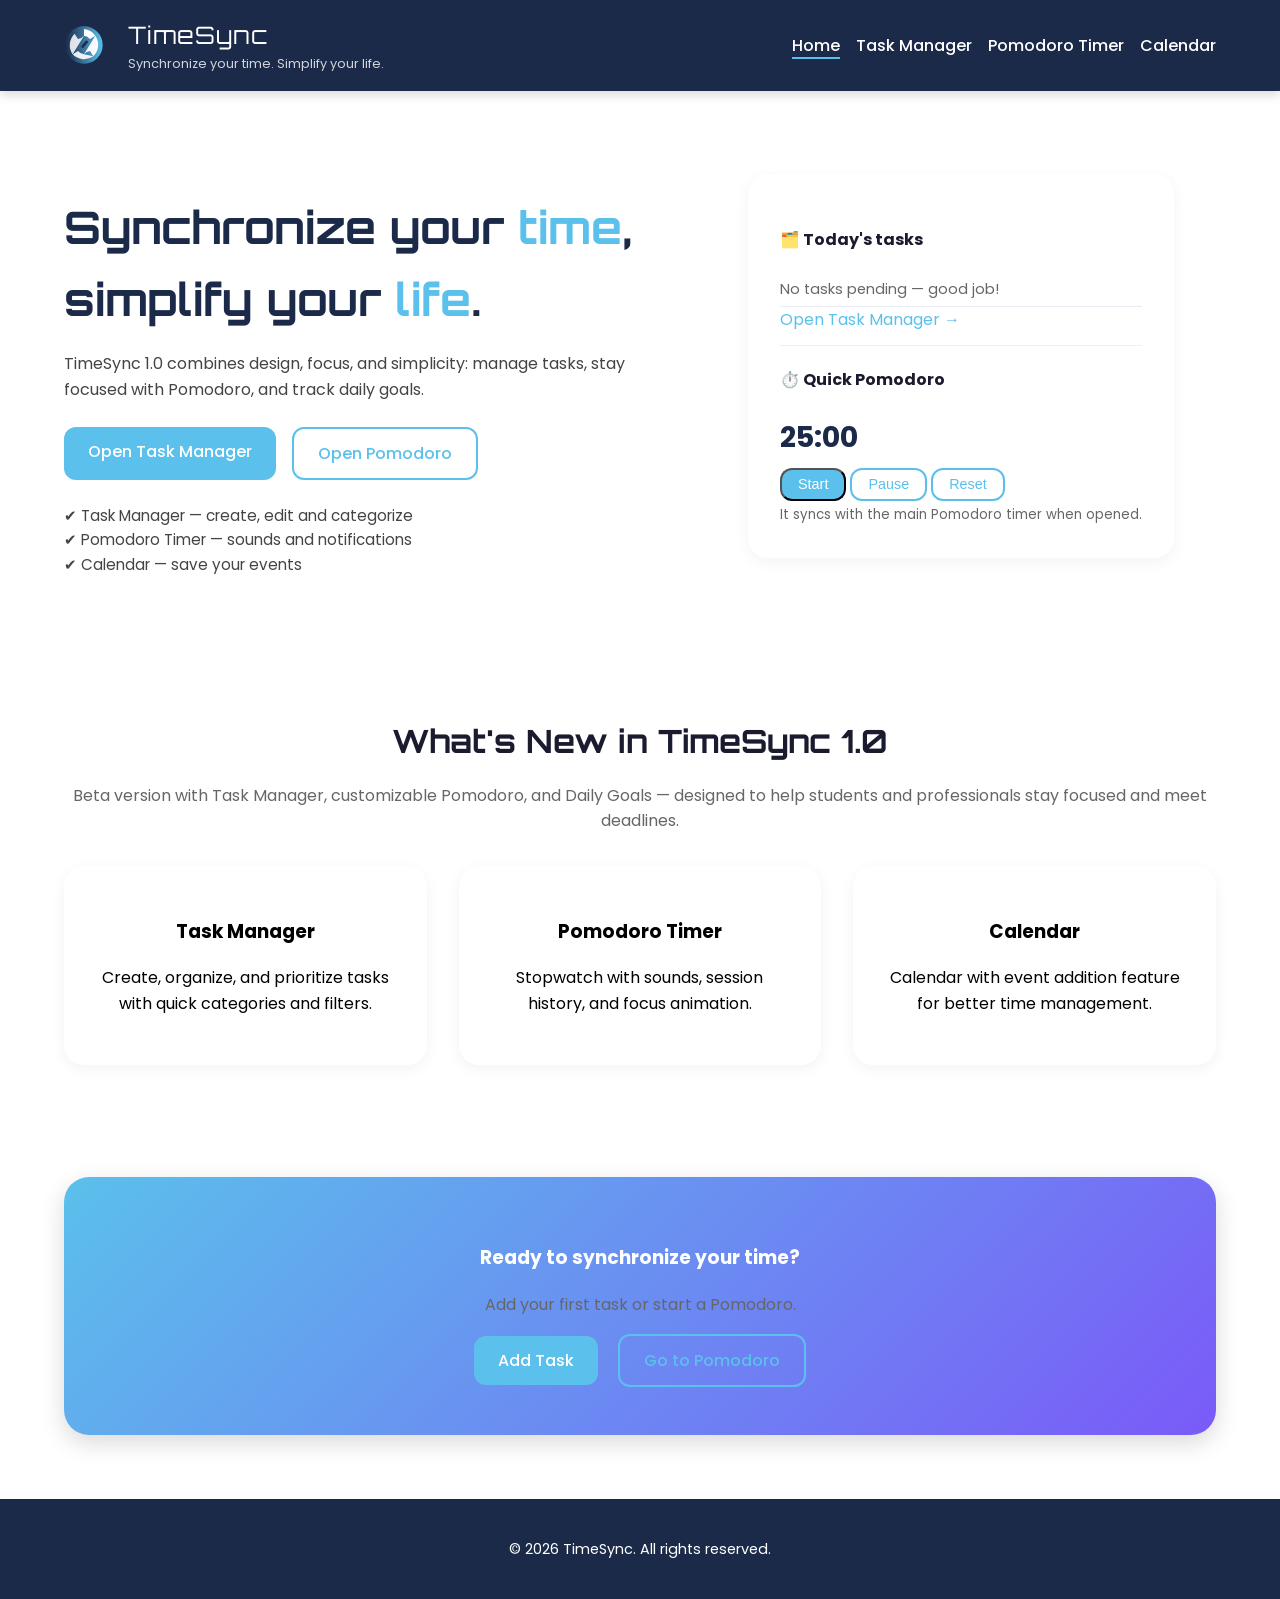
<file: index.html>
<!doctype html>
<html lang="pt-BR">
<head>
  <meta charset="utf-8" />
  <meta name="viewport" content="width=device-width,initial-scale=1" />
  <title>TimeSync 1.0 — Synchronize your time. Simplify your life.</title>
  <meta name="description" content="TimeSync 1.0 — Task Manager, Pomodoro Timer e Daily Goals. Ferramenta de produtividade." />
  <link href="https://fonts.googleapis.com/css2?family=Orbitron:wght@600;700&family=Poppins:wght@300;400;500&display=swap" rel="stylesheet">
  <link rel="stylesheet" href="css/style.css">
</head>
<body data-page="home">

  <header class="site-header" role="banner">
    <div class="container header-inner">
      <a class="brand" href="index.html" aria-label="TimeSync — Home">
        <!-- logo inline -->
        <img src="assets/logo.svg" alt="TimeSync Logo" width="40" />
          <defs>
            <linearGradient id="lg" x1="0" x2="1">
              <stop offset="0" stop-color="#1B2A49"/>
              <stop offset="1" stop-color="#5BC0EB"/>
            </linearGradient>
          </defs>
          <circle cx="60" cy="60" r="56" fill="url(#lg)"/>
          <g transform="translate(60,60)" fill="#fff" opacity="0.95">
            <path d="M2 -34 L14 -34 A30 30 0 0 1 26 -12 L6 -4 A14 14 0 0 0 2 -20 Z"/>
            <path d="M-36 8 A44 44 0 0 1 -2 50 L-8 22 A30 30 0 0 0 -36 8 Z" opacity="0.9"/>
          </g>
        </svg>

        <div class="brand-text">
          <div class="brand-name">TimeSync</div>
          <div class="brand-slogan">Synchronize your time. Simplify your life.</div>
        </div>
      </a>

      <nav class="main-nav" role="navigation" aria-label="Navegação principal">
        <ul id="nav-menu">
          <li><a href="index.html" class="nav-link active">Home</a></li>
          <li><a href="task-manager.html" class="nav-link">Task Manager</a></li>
          <li><a href="pomodoro.html" class="nav-link">Pomodoro Timer</a></li>
          <li><a href="calendar.html" class="nav-link">Calendar</a></li>
        </ul>
      </nav>

      <button class="nav-toggle" aria-expanded="false" aria-controls="nav-menu" aria-label="Abrir menu">☰</button>
    </div>
  </header>

  <main id="main" class="container">
    <section class="hero">
      <div class="hero-left">
        <h1 class="hero-title">Synchronize your <span class="accent">time</span>, simplify your <span class="accent">life</span>.</h1>
        <p class="hero-lead">TimeSync 1.0 combines design, focus, and simplicity: manage tasks, stay focused with Pomodoro, and track daily goals.</p>
        <div class="hero-actions">
          <a href="task-manager.html" class="btn btn-primary">Open Task Manager</a>
          <a href="pomodoro.html" class="btn btn-outline">Open Pomodoro</a>
        </div>

        <ul class="hero-features">
          <li>✔ Task Manager — create, edit and categorize</li>
          <li>✔ Pomodoro Timer — sounds and notifications</li>
          <li>✔ Calendar — save your events</li>
        </ul>
      </div>

      <div class="hero-right">
        <!-- Card que mostra tarefas de hoje + mini timer -->
        <div class="card home-card">
          <div class="card-section">
            <h4>🗂️ Today's tasks</h4>
            <ul id="home-tasks" class="mock-tasks">
              <!-- preenchido via JS -->
              <li class="muted">Loading tasks…</li>
            </ul>
            <a href="task-manager.html" class="link">Open Task Manager →</a>
          </div>

          <hr style="margin:12px 0;border:none;border-top:1px solid #efefef">

          <div class="card-section">
            <h4>⏱️ Quick Pomodoro</h4>
            <div id="mini-timer" class="mini-timer">
              <div id="mini-display" class="timer-display">25:00</div>
              <div class="timer-controls">
                <button id="mini-start" class="btn btn-small btn-primary">Start</button>
                <button id="mini-pause" class="btn btn-small btn-outline" disabled>Pause</button>
                <button id="mini-reset" class="btn btn-small btn-outline">Reset</button>
              </div>
            </div>
            <small class="muted">It syncs with the main Pomodoro timer when opened.</small>
          </div>
        </div>
      </div>
    </section>

    <section id="about" class="about">
      <h2>What's New in TimeSync 1.0</h2>
      <p class="muted">Beta version with Task Manager, customizable Pomodoro, and Daily Goals — designed to help students and professionals stay focused and meet deadlines.</p>

      <div class="features-overview">
        <a style="color: black;" href="task-manager.html">
        <div class="card">
          <h3>Task Manager</h3>
          <p>Create, organize, and prioritize tasks with quick categories and filters.</p>
        </div>
        </a>
        <a style="color: black;" href="pomodoro.html">
        <div class="card">
          <h3>Pomodoro Timer</h3>
          <p>Stopwatch with sounds, session history, and focus animation.</p>
        </div>
        </a>
        <a style="color: black;" href="calendar.html">
        <div class="card">
          <h3>Calendar</h3>
          <p>Calendar with event addition feature for better time management.</p>
        </div>
        </a>
      </div>
    </section>

    <section class="cta-section">
      <div class="cta-card">
        <h3>Ready to synchronize your time?</h3>
        <p class="muted">Add your first task or start a Pomodoro.</p>
        <div class="cta-row">
          <a href="task-manager.html" class="btn btn-primary">Add Task</a>
          <a href="pomodoro.html" class="btn btn-outline">Go to Pomodoro</a>
        </div>
      </div>
    </section>
  </main>

  <footer class="site-footer">
    <div class="container">
      <p>© <span id="year"></span> TimeSync. All rights reserved.</p>
    </div>
  </footer>

  <!-- Dependências JS compartilhadas -->
  <script src="js/main.js" defer></script>

  <!-- Script da Home: integra tarefas + mini Pomodoro -->
  <script>
    (function(){
      // ---------- Tarefas de Hoje (usa chave 'tasks' do Task Manager) ----------
      function loadTasksFromStorage() {
        try {
          return JSON.parse(localStorage.getItem('tasks')) || [];
        } catch(e) {
          return [];
        }
      }

      function renderHomeTasks() {
        const tasks = loadTasksFromStorage().filter(t => !t.done);
        const container = document.getElementById('home-tasks');
        container.innerHTML = '';
        if (!tasks.length) {
          container.innerHTML = '<li class="muted">No tasks pending — good job!</li>';
          return;
        }
        // mostrar até 3 tarefas
        tasks.slice(0,3).forEach((t, i) => {
          const li = document.createElement('li');
          li.innerHTML = '<span><span class=\"dot ' + (t.category==='Estudos' ? 'dot-sky' : (t.category==='Pessoal' ? 'dot-purple' : 'dot-blue')) + '\"></span>'
                       + (t.text.length>48 ? t.text.slice(0,48)+'…' : t.text) + '</span>'
                       + '<span class=\"muted\">' + (t.duration? (' • '+t.duration+'m') : '') + '</span>';
          container.appendChild(li);
        });
        if (tasks.length > 3) {
          const li = document.createElement('li');
          li.innerHTML = '<a href="task-manager.html" class="link">See all tasks (' + tasks.length + ') →</a>';
          container.appendChild(li);
        }
      }

      // Atualiza quando há mudanças no localStorage (outras abas)
      window.addEventListener('storage', function(e){
        if (e.key === 'tasks' || e.key === null) renderHomeTasks();
      });

      // Inicializar
      renderHomeTasks();

      // ---------- Mini Pomodoro (sincroniza estado em localStorage 'pomodoro_state') ----------
      const display = document.getElementById('mini-display');
      const startBtn = document.getElementById('mini-start');
      const pauseBtn = document.getElementById('mini-pause');
      const resetBtn = document.getElementById('mini-reset');

      // estado salvo: { timeLeft: Number(seconds), isRunning: Boolean, isFocus: Boolean }
      function loadPomodoroState(){
        try { return JSON.parse(localStorage.getItem('pomodoro_state')) || null; } catch(e){ return null; }
      }
      function savePomodoroState(state){ localStorage.setItem('pomodoro_state', JSON.stringify(state)); }

      let state = loadPomodoroState() || { timeLeft: 25*60, isRunning: false, isFocus: true, sessions: 0 };
      let interval = null;

      function formatSeconds(s){ const m = Math.floor(s/60).toString().padStart(2,'0'); const sec = (s%60).toString().padStart(2,'0'); return m + ':' + sec; }
      function updateDisplay(){ display.textContent = formatSeconds(state.timeLeft); }

      function startMini(){
        if (state.isRunning) return;
        state.isRunning = true;
        savePomodoroState(state);
        startBtn.disabled = true; pauseBtn.disabled = false;
        display.classList.add('pulsar');
        interval = setInterval(() => {
          state.timeLeft--;
          if (state.timeLeft <= 0) {
            // finalizar sessão
            clearInterval(interval);
            state.isRunning = false;
            if (state.isFocus) {
              state.sessions = (state.sessions || 0) + 1;
              state.isFocus = false;
              state.timeLeft = 5*60; // pausa curta
            } else {
              state.isFocus = true;
              state.timeLeft = 25*60;
            }
            // tocar som (se disponível)
            try {
              const sound = new Audio(state.isFocus ? 'assets/sounds/start.mp3' : 'assets/sounds/end.mp3');
              sound.play().catch(()=>{ /* autoplay bloqueio */});
            } catch(e){}
            savePomodoroState(state);
            display.classList.remove('pulsar');
            startBtn.disabled = false; pauseBtn.disabled = true;
            updateDisplay();
            return;
          }
          savePomodoroState(state);
          updateDisplay();
        }, 1000);
      }

      function pauseMini(){
        clearInterval(interval);
        state.isRunning = false;
        savePomodoroState(state);
        startBtn.disabled = false; pauseBtn.disabled = true;
        display.classList.remove('pulsar');
      }

      function resetMini(){
        clearInterval(interval);
        state = { timeLeft: 25*60, isRunning:false, isFocus:true, sessions: state.sessions || 0 };
        savePomodoroState(state);
        startBtn.disabled = false; pauseBtn.disabled = true;
        display.classList.remove('pulsar');
        updateDisplay();
      }

      // sincroniza com alterações do localStorage (por exemplo, abertura da página pomodoro.html)
      window.addEventListener('storage', (e)=>{
        if (e.key === 'pomodoro_state') {
          const remote = loadPomodoroState();
          if (remote) {
            // atualiza o estado local e UI
            state = remote;
            if (state.isRunning) {
              // garantir que interval esteja rodando
              if (!interval) startMini();
            } else {
              pauseMini();
            }
            updateDisplay();
          }
        }
      });

      // Eventos dos botões
      startBtn.addEventListener('click', startMini);
      pauseBtn.addEventListener('click', pauseMini);
      resetBtn.addEventListener('click', resetMini);

      // inicialização da UI
      updateDisplay();
      if (state.isRunning) {
        // retomar se estava rodando (cuidado com múltiplas abas): inicia intervalo local
        startMini();
      } else {
        startBtn.disabled = false;
        pauseBtn.disabled = true;
      }
    })();
  </script>
</body>
</html>
</file>
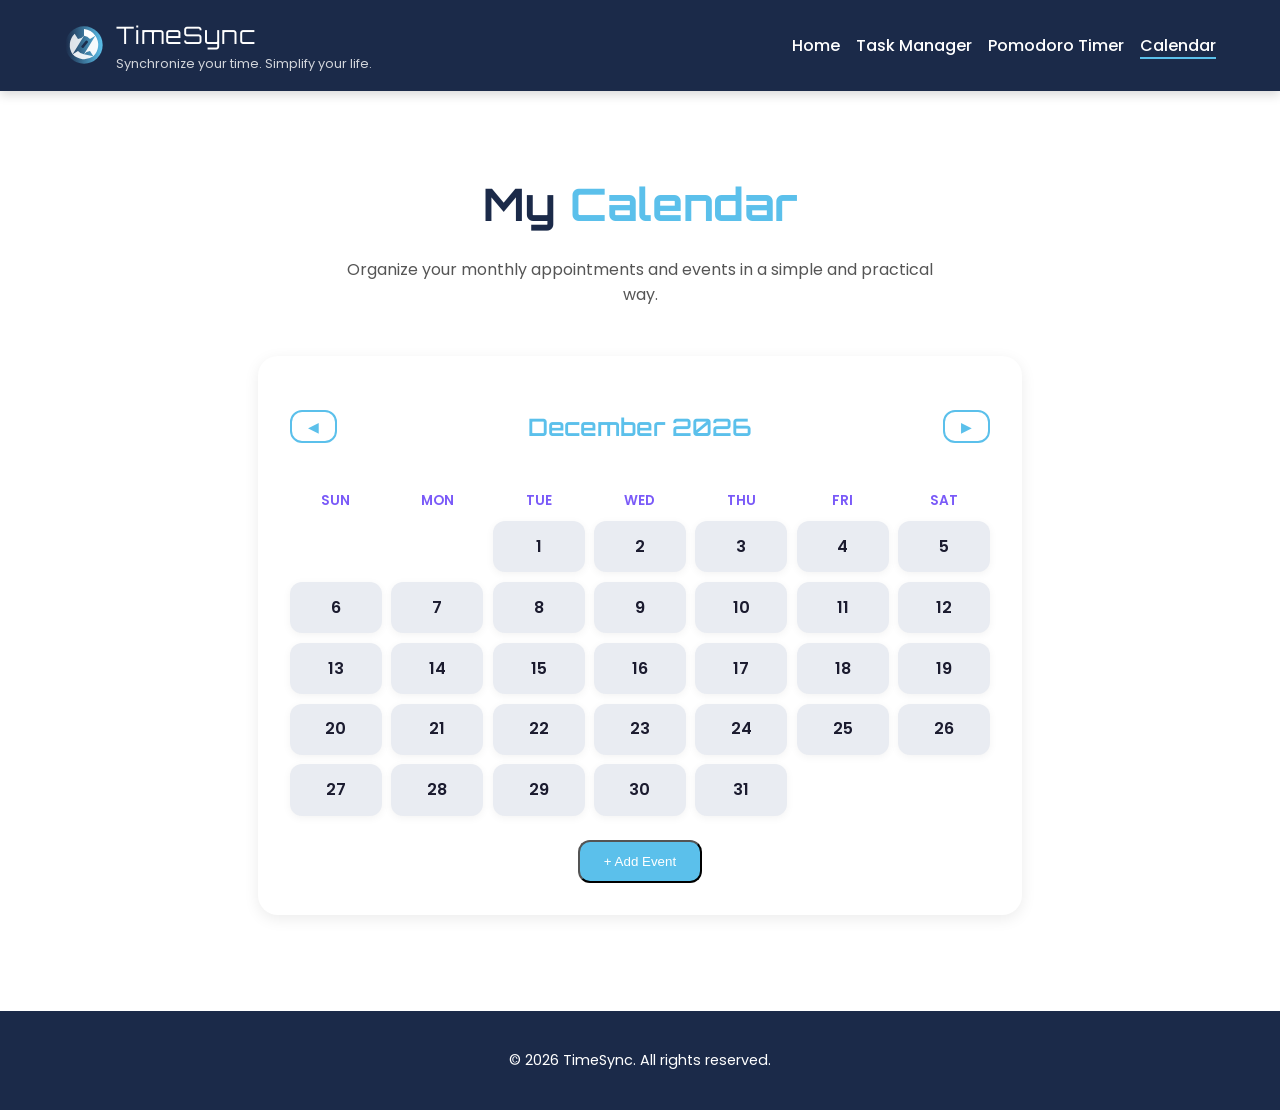
<file: calendar.html>
<!DOCTYPE html>
<html lang="en">
<head>
  <meta charset="UTF-8" />
  <meta name="viewport" content="width=device-width, initial-scale=1.0" />
  <title>TimeSync — Calendar</title>
  <link rel="stylesheet" href="css/style.css" />
  <link href="https://fonts.googleapis.com/css2?family=Orbitron:wght@500;700&family=Poppins:wght@400;500;600&display=swap" rel="stylesheet">
</head>
<body>
  <!-- ===== Header ===== -->
  <header class="site-header">
    <div class="container header-inner">
      <a href="index.html" class="brand">
        <img src="assets/logo.svg" alt="TimeSync Logo" width="40" />
        <div>
          <div class="brand-name">TimeSync</div>
          <div class="brand-slogan">Synchronize your time. Simplify your life.</div>
        </div>
      </a>

      <nav class="main-nav" id="nav-menu">
        <ul>
          <li><a href="index.html" class="nav-link">Home</a></li>
          <li><a href="task-manager.html" class="nav-link">Task Manager</a></li>
          <li><a href="pomodoro.html" class="nav-link">Pomodoro Timer</a></li>
          <li><a href="calendar.html" class="nav-link active">Calendar</a></li>
        </ul>
      </nav>

      <button class="nav-toggle" id="nav-toggle">☰</button>
    </div>
  </header>

  <!-- ===== Main Calendar Section ===== -->
  <main class="container" style="padding: 3rem 0;">
    <h1 class="hero-title" style="text-align:center;">My <span class="accent">Calendar</span></h1>
    <p style="text-align:center; max-width:600px; margin: 0 auto 2rem; color:#555;">
      Organize your monthly appointments and events in a simple and practical way.
    </p>

    <div class="calendar-card card fade-in">
      <div class="calendar-header">
        <button id="prev-month" class="btn btn-outline btn-small">◀</button>
        <h2 id="month-year"></h2>
        <button id="next-month" class="btn btn-outline btn-small">▶</button>
      </div>
      <div class="calendar-grid" id="calendar-grid"></div>
      <div class="calendar-actions" style="text-align:center; margin-top:1.5rem;">
        <button id="add-event-btn" class="btn btn-primary">+ Add Event</button>
      </div>
    </div>
  </main>

  <!-- ===== Modal: Add Event ===== -->
  <div id="event-modal" class="modal">
    <div class="modal-content card">
      <h3>Add New Event</h3>
      <form id="event-form">
        <label>Title:</label>
        <input type="text" id="event-title" required>
        <label>Date:</label>
        <input type="date" id="event-date" required>
        <label>Time:</label>
        <input type="time" id="event-time">
        <label>Description:</label>
        <textarea id="event-desc" rows="3"></textarea>
        <div class="modal-actions">
          <button type="submit" class="btn btn-primary">Save</button>
          <button type="button" id="close-modal" class="btn btn-outline">Cancel</button>
        </div>
      </form>
    </div>
  </div>

  <!-- ===== Footer ===== -->
  <footer class="site-footer">
    <p>© <span id="year"></span> TimeSync. All rights reserved.</p>
  </footer>

  <!-- ===== Calendar Script ===== -->
<script>
  // ===== Atualizar ano =====
  document.getElementById("year").textContent = new Date().getFullYear();

  // ===== Calendar Logic =====
  const monthYear = document.getElementById("month-year");
  const calendarGrid = document.getElementById("calendar-grid");
  const prevBtn = document.getElementById("prev-month");
  const nextBtn = document.getElementById("next-month");
  const modal = document.getElementById("event-modal");
  const addEventBtn = document.getElementById("add-event-btn");
  const closeModal = document.getElementById("close-modal");
  const eventForm = document.getElementById("event-form");

  let currentDate = new Date();
  let events = JSON.parse(localStorage.getItem("calendarEvents")) || [];

  function renderCalendar() {
    const year = currentDate.getFullYear();
    const month = currentDate.getMonth();
    const firstDay = new Date(year, month, 1);
    const lastDay = new Date(year, month + 1, 0);
    const monthName = currentDate.toLocaleString("en-US", { month: "long" });

    monthYear.textContent = `${monthName.charAt(0).toUpperCase() + monthName.slice(1)} ${year}`;

    calendarGrid.innerHTML = "";

    // Dias da semana
    const daysOfWeek = ["Sun", "Mon", "Tue", "Wed", "Thu", "Fri", "Sat"];
    daysOfWeek.forEach(d => {
      const dayEl = document.createElement("div");
      dayEl.classList.add("day-name");
      dayEl.textContent = d;
      calendarGrid.appendChild(dayEl);
    });

    // Espaços antes do 1º dia
    for (let i = 0; i < firstDay.getDay(); i++) {
      const empty = document.createElement("div");
      empty.classList.add("day", "empty");
      calendarGrid.appendChild(empty);
    }

    // Dias do mês
    for (let d = 1; d <= lastDay.getDate(); d++) {
      const date = new Date(year, month, d);
      const dayEl = document.createElement("div");
      dayEl.classList.add("day");

      const formatted = date.toISOString().split("T")[0];
      const hasEvent = events.some(ev => ev.date === formatted);

      dayEl.innerHTML = `
        <span class="day-num">${d}</span>
        ${hasEvent ? '<span class="dot dot-blue"></span>' : ''}
      `;

      dayEl.addEventListener("click", () => showEvents(formatted));

      calendarGrid.appendChild(dayEl);
    }
  }

  function showEvents(date) {
    const dayEvents = events.filter(ev => ev.date === date);
    if (dayEvents.length === 0) {
      alert(`No events for ${date}.`);
      return;
    }

    let message = `Events on ${date}:\n\n`;
    dayEvents.forEach((ev, i) => {
      message += `${i + 1}. ${ev.title} (${ev.time || "no time"})\n${ev.desc || ""}\n\n`;
    });
    message += "Type the event number to delete it, or press Cancel to keep them.";

    const input = prompt(message);
    if (input && !isNaN(input) && input >= 1 && input <= dayEvents.length) {
      const indexToDelete = events.findIndex(ev =>
        ev.date === date && ev.title === dayEvents[input - 1].title
      );

      if (indexToDelete !== -1) {
        events.splice(indexToDelete, 1);
        localStorage.setItem("calendarEvents", JSON.stringify(events));
        alert("Event deleted successfully!");
        renderCalendar();
      }
    }
  }

  prevBtn.addEventListener("click", () => {
    currentDate.setMonth(currentDate.getMonth() - 1);
    renderCalendar();
  });

  nextBtn.addEventListener("click", () => {
    currentDate.setMonth(currentDate.getMonth() + 1);
    renderCalendar();
  });

  addEventBtn.addEventListener("click", () => {
    modal.style.display = "flex";
  });

  closeModal.addEventListener("click", () => {
    modal.style.display = "none";
  });

  eventForm.addEventListener("submit", (e) => {
    e.preventDefault();
    const title = document.getElementById("event-title").value;
    const date = document.getElementById("event-date").value;
    const time = document.getElementById("event-time").value;
    const desc = document.getElementById("event-desc").value;

    events.push({ title, date, time, desc });
    localStorage.setItem("calendarEvents", JSON.stringify(events));

    eventForm.reset();
    modal.style.display = "none";
    renderCalendar();
  });

  window.onclick = (e) => {
    if (e.target === modal) modal.style.display = "none";
  };

  renderCalendar();
</script>
</body>
</html>
</file>
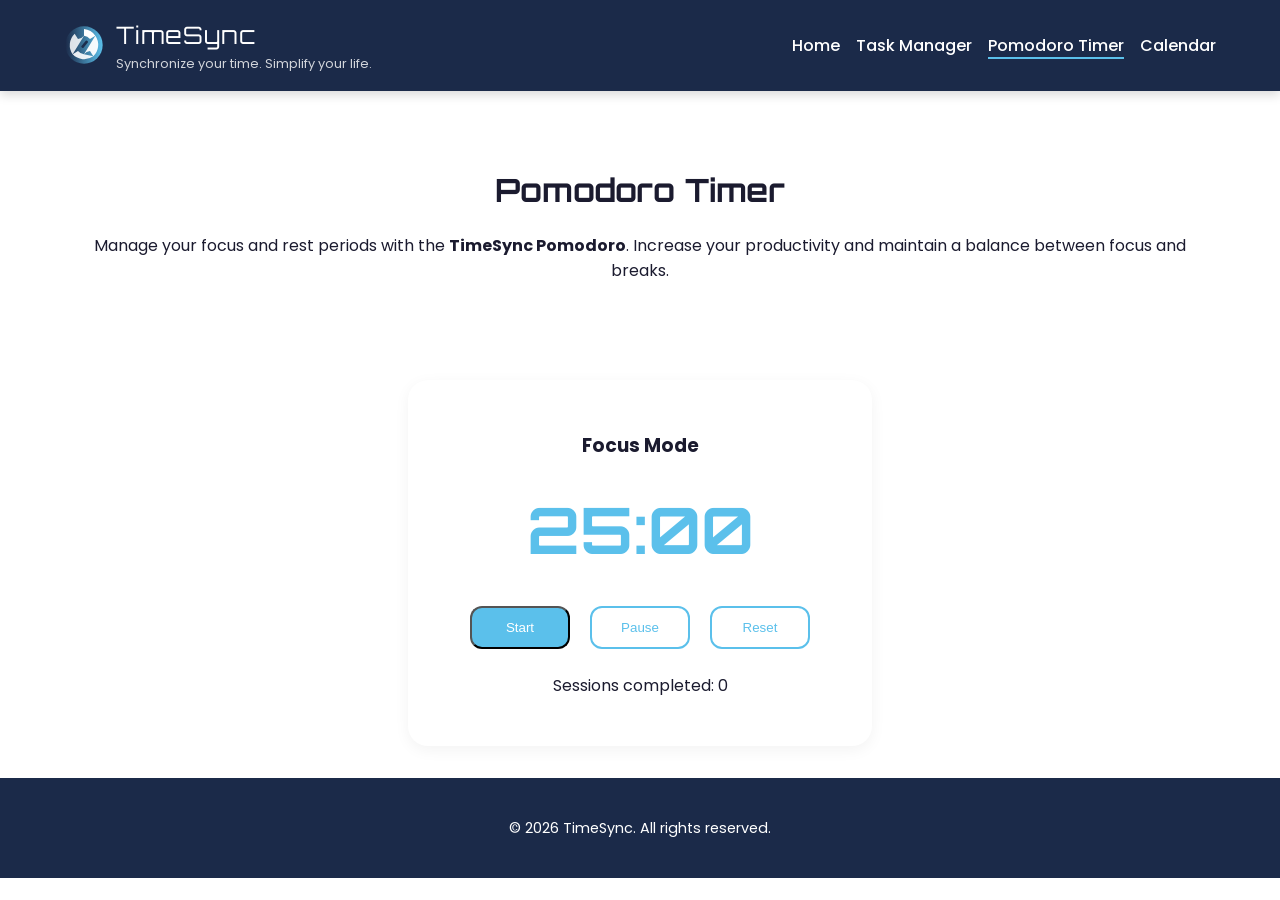
<file: pomodoro.html>
<!DOCTYPE html>
<html lang="pt-BR">
<head>
  <meta charset="UTF-8">
  <meta name="viewport" content="width=device-width, initial-scale=1.0">
  <title>Pomodoro Timer — TimeSync 1.0</title>
  <link rel="stylesheet" href="css/style.css">
  <link href="https://fonts.googleapis.com/css2?family=Orbitron:wght@500;700&family=Poppins:wght@400;500;600&display=swap" rel="stylesheet">
  <script defer src="js/main.js"></script>
</head>
<body>
  <!-- ========== CABEÇALHO ========== -->
  <header class="site-header">
    <div class="container header-inner">
      <a href="index.html" class="brand">
        <img src="assets/logo.svg" alt="TimeSync Logo" width="40" />
        <div>
          <div class="brand-name">TimeSync</div>
          <div class="brand-slogan">Synchronize your time. Simplify your life.</div>
        </div>
      </a>

      <nav class="main-nav" id="nav-menu">
        <ul>
          <li><a href="index.html" class="nav-link">Home</a></li>
          <li><a href="task-manager.html" class="nav-link">Task Manager</a></li>
          <li><a href="pomodoro.html" class="nav-link active">Pomodoro Timer</a></li>
          <li><a href="calendar.html" class="nav-link">Calendar</a></li>
        </ul>
      </nav>

      <button class="nav-toggle" id="nav-toggle">☰</button>
    </div>
  </header>

  <!-- ========== CONTEÚDO PRINCIPAL ========== -->
  <main class="container fade-in">
    <section class="about">
      <h2>Pomodoro Timer</h2>
      <p>Manage your focus and rest periods with the <strong>TimeSync Pomodoro</strong>.  
      Increase your productivity and maintain a balance between focus and breaks.</p>
    </section>

    <section class="pomodoro fade-in delay-1">
      <div class="card timer-card">
        <h3 id="mode-label">Focus Mode</h3>
        <div id="timer-display" class="timer-display">25:00</div>
        <div class="controls">
          <button id="start-btn" class="btn btn-primary">Start</button>
          <button id="pause-btn" class="btn btn-outline">Pause</button>
          <button id="reset-btn" class="btn btn-outline">Reset</button>
        </div>
        <p id="session-counter">Sessions completed: 0</p>
      </div>
    </section>
  </main>

  <!-- ========== RODAPÉ ========== -->
  <footer class="site-footer">
    <div class="container">
      <p>© <span id="year"></span> TimeSync. All rights reserved.</p>
    </div>
  </footer>

  <!-- ========== SCRIPT ESPECÍFICO ========== -->
  <script>
    const timerDisplay = document.getElementById('timer-display');
    const startBtn = document.getElementById('start-btn');
    const pauseBtn = document.getElementById('pause-btn');
    const resetBtn = document.getElementById('reset-btn');
    const modeLabel = document.getElementById('mode-label');
    const sessionCounter = document.getElementById('session-counter');

    let timeLeft = 25 * 60; // 25 minutos
    let timer;
    let isRunning = false;
    let isFocus = true;
    let sessions = 0;

    const focusSound = new Audio('assets/sounds/start.mp3');
    const breakSound = new Audio('assets/sounds/end.mp3');

    function updateTimerDisplay() {
      const minutes = Math.floor(timeLeft / 60);
      const seconds = timeLeft % 60;
      timerDisplay.textContent = `${String(minutes).padStart(2, '0')}:${String(seconds).padStart(2, '0')}`;
    }

    function startTimer() {
      if (isRunning) return;
      isRunning = true;
      document.querySelector('.timer-display').classList.add('pulsar');
      timer = setInterval(() => {
        timeLeft--;
        updateTimerDisplay();
        if (timeLeft <= 0) {
          clearInterval(timer);
          isRunning = false;
          document.querySelector('.timer-display').classList.remove('pulsar');
          if (isFocus) {
            sessions++;
            sessionCounter.textContent = `Sessions completed: ${sessions}`;
            breakSound.pause();
            focusSound.play();
            isFocus = false;
            modeLabel.textContent = 'Rest Mode';
            timeLeft = 5 * 60;
          } else {
            focusSound.pause();
            breakSound.play();
            isFocus = true;
            modeLabel.textContent = 'Focus Mode';
            timeLeft = 25 * 60;
          }
          updateTimerDisplay();
        }
      }, 1000);
    }

    function pauseTimer() {
      clearInterval(timer);
      isRunning = false;
      document.querySelector('.timer-display').classList.remove('pulsar');
    }

    function resetTimer() {
      clearInterval(timer);
      isRunning = false;
      isFocus = true;
      timeLeft = 25 * 60;
      updateTimerDisplay();
      document.querySelector('.timer-display').classList.remove('pulsar');
      modeLabel.textContent = 'Focus Mode';
    }

    startBtn.addEventListener('click', startTimer);
    pauseBtn.addEventListener('click', pauseTimer);
    resetBtn.addEventListener('click', resetTimer);

    updateTimerDisplay();
  </script>

  <style>
    .timer-card {
      text-align: center;
      padding: 2rem;
      max-width: 400px;
      margin: 2rem auto;
    }

    .timer-display {
      font-family: "Orbitron";
      font-size: 4rem;
      margin: 1rem 0;
      color: #5BC0EB;
    }

    .controls button {
      margin: 0.5rem;
      min-width: 100px;
    }

    .pulsar {
      animation: pulsar 1.2s ease-in-out infinite;
    }

    @keyframes pulsar {
      0%, 100% { transform: scale(1); color: #5BC0EB; }
      50% { transform: scale(1.08); color: #8b5cf6; }
    }
  </style>
</body>
</html>
</file>
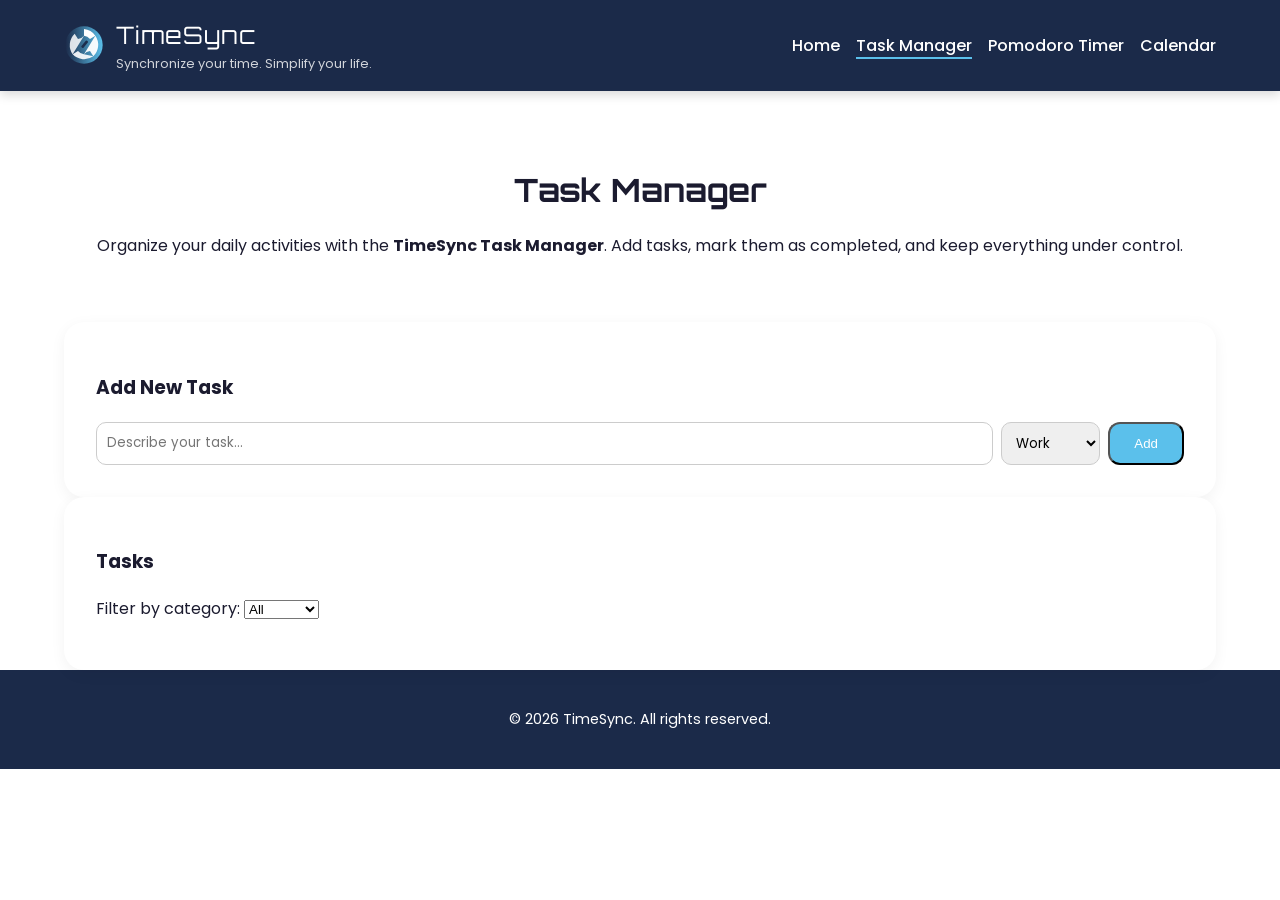
<file: task-manager.html>
<!DOCTYPE html>
<html lang="pt-BR">
<head>
  <meta charset="UTF-8">
  <meta name="viewport" content="width=device-width, initial-scale=1.0">
  <title>Task Manager — TimeSync 1.0</title>
  <link rel="stylesheet" href="css/style.css">
  <link href="https://fonts.googleapis.com/css2?family=Orbitron:wght@500;700&family=Poppins:wght@400;500;600&display=swap" rel="stylesheet">
  <script defer src="js/main.js"></script>
</head>
<body>
  <!-- ========== CABEÇALHO ========== -->
  <header class="site-header">
    <div class="container header-inner">
      <a href="index.html" class="brand">
        <img src="assets/logo.svg" alt="TimeSync Logo" width="40" />
        <div>
          <div class="brand-name">TimeSync</div>
          <div class="brand-slogan">Synchronize your time. Simplify your life.</div>
        </div>
      </a>

      <nav class="main-nav" id="nav-menu">
        <ul>
          <li><a href="index.html" class="nav-link">Home</a></li>
          <li><a href="task-manager.html" class="nav-link active">Task Manager</a></li>
          <li><a href="pomodoro.html" class="nav-link">Pomodoro Timer</a></li>
          <li><a href="calendar.html" class="nav-link">Calendar</a></li>
        </ul>
      </nav>

      <button class="nav-toggle" id="nav-toggle">☰</button>
    </div>
  </header>

  <!-- ========== CONTEÚDO PRINCIPAL ========== -->
  <main class="container fade-in">
    <section class="about">
      <h2>Task Manager</h2>
      <p>Organize your daily activities with the <strong>TimeSync Task Manager</strong>.  
      Add tasks, mark them as completed, and keep everything under control.</p>
    </section>

    <section class="task-manager fade-in delay-1">
      <div class="card">
        <h3>Add New Task</h3>
        <form id="task-form">
          <input type="text" id="task-input" placeholder="Describe your task..." required>
          <select id="task-category">
            <option value="Work">Work</option>
            <option value="Studies">Studies</option>
            <option value="Personal">Personal</option>
          </select>
          <button type="submit" class="btn btn-primary">Add</button>
        </form>
      </div>

      <div class="card fade-in delay-1">
        <h3>Tasks</h3>
        <div class="filter">
          <label for="filter-category">Filter by category:</label>
          <select id="filter-category">
            <option value="All">All</option>
            <option value="Work">Work</option>
            <option value="Studies">Studies</option>
            <option value="Personal">Personal</option>
          </select>
        </div>

        <ul id="task-list" class="task-list"></ul>
      </div>
    </section>
  </main>

  <!-- ========== RODAPÉ ========== -->
  <footer class="site-footer">
    <div class="container">
      <p>© <span id="year"></span> TimeSync. All rights reserved.</p>
    </div>
  </footer>

  <!-- ========== SCRIPT ESPECÍFICO ========== -->
  <script>
    const taskForm = document.getElementById('task-form');
    const taskInput = document.getElementById('task-input');
    const taskList = document.getElementById('task-list');
    const taskCategory = document.getElementById('task-category');
    const filterCategory = document.getElementById('filter-category');

    let tasks = JSON.parse(localStorage.getItem('tasks')) || [];

    function renderTasks(filter = 'All') {
      taskList.innerHTML = '';
      const filteredTasks = tasks.filter(t => filter === 'All' || t.category === filter);
      filteredTasks.forEach((task, index) => {
        const li = document.createElement('li');
        li.className = 'fade-in';
        li.innerHTML = `
          <span class="${task.done ? 'done' : ''}">
            <strong>[${task.category}]</strong> ${task.text}
          </span>
          <div>
            <button onclick="toggleTask(${index})" class="btn btn-small btn-outline">${task.done ? 'Uncheck' : 'Finish'}</button>
            <button onclick="deleteTask(${index})" class="btn btn-small btn-primary">Delete</button>
          </div>
        `;
        taskList.appendChild(li);
      });
    }

    function saveTasks() {
      localStorage.setItem('tasks', JSON.stringify(tasks));
    }

    taskForm.addEventListener('submit', e => {
      e.preventDefault();
      const text = taskInput.value.trim();
      const category = taskCategory.value;
      if (text) {
        tasks.push({ text, category, done: false });
        saveTasks();
        renderTasks(filterCategory.value);
        taskInput.value = '';
      }
    });

    filterCategory.addEventListener('change', e => {
      renderTasks(e.target.value);
    });

    window.toggleTask = index => {
      tasks[index].done = !tasks[index].done;
      saveTasks();
      renderTasks(filterCategory.value);
    };

    window.deleteTask = index => {
      tasks.splice(index, 1);
      saveTasks();
      renderTasks(filterCategory.value);
    };

    renderTasks();
  </script>

  <style>
    .task-manager form {
      display: flex;
      gap: 0.5rem;
      flex-wrap: wrap;
      justify-content: center;
    }

    #task-input, #task-category {
      padding: 0.6rem;
      border: 1px solid #ccc;
      border-radius: 10px;
      font-family: "Poppins";
    }

    #task-input {
      flex: 1 1 300px;
    }

    .task-list {
      list-style: none;
      padding: 0;
      margin-top: 1rem;
    }

    .task-list li {
      display: flex;
      justify-content: space-between;
      align-items: center;
      padding: 0.8rem 1rem;
      border-bottom: 1px solid #ddd;
    }

    .task-list li span.done {
      text-decoration: line-through;
      color: #888;
    }

    .filter {
      margin-bottom: 1rem;
    }
  </style>
</body>
</html>
</file>
<file: css/style.css>
/* ============================
   TimeSync 1.0 — Estilo principal
   Paleta: Azul-marinho (#1B2A49), Azul-claro (#5BC0EB), Branco, Toques de Roxo
   Fontes: Orbitron (títulos), Poppins (texto)
   ============================ */

:root {
  --navy: #1B2A49;
  --blue: #5BC0EB;
  --purple: #7A5AF8;
  --white: #ffffff;
  --gray: #e9ecf2;
  --text: #1b1b2f;
  --transition: 0.3s ease;
}

html {
  scroll-behavior: smooth;
}

body {
  font-family: "Poppins", sans-serif;
  color: var(--text);
  background-color: var(--white);
  margin: 0;
  padding: 0;
  line-height: 1.6;
  overflow-x: hidden;
}

/* =======================
   Estrutura geral
   ======================= */
.container {
  width: min(90%, 1200px);
  margin: 0 auto;
}

a {
  color: var(--blue);
  text-decoration: none;
  transition: color var(--transition);
}

a:hover {
  color: var(--purple);
}

img, svg {
  max-width: 100%;
  height: auto;
}

/* =======================
   Cabeçalho / Navbar
   ======================= */
.site-header {
  background-color: var(--navy);
  color: var(--white);
  position: sticky;
  top: 0;
  z-index: 100;
  box-shadow: 0 4px 10px rgba(0,0,0,0.15);
}

.header-inner {
  display: flex;
  justify-content: space-between;
  align-items: center;
  padding: 1rem 0;
}

.brand {
  display: flex;
  align-items: center;
  gap: 0.75rem;
  text-decoration: none;
  color: var(--white);
}

.brand-name {
  font-family: "Orbitron", sans-serif;
  font-size: 1.5rem;
  letter-spacing: 1px;
}

.brand-slogan {
  font-size: 0.8rem;
  opacity: 0.8;
}

.main-nav ul {
  display: flex;
  gap: 1rem;
  list-style: none;
  margin: 0;
  padding: 0;
}

.nav-link,
.nav-cta {
  color: var(--white);
  font-weight: 500;
  transition: opacity var(--transition);
}

.nav-link:hover,
.nav-cta:hover {
  opacity: 0.7;
}

.nav-link.active {
  border-bottom: 2px solid var(--blue);
}

.nav-cta {
  background-color: var(--blue);
  padding: 0.5rem 1rem;
  border-radius: 10px;
}

/* Toggle mobile */
.nav-toggle {
  display: none;
  background: none;
  border: none;
  color: var(--white);
  font-size: 1.8rem;
}

/* =======================
   Hero
   ======================= */
.hero {
  display: flex;
  align-items: center;
  justify-content: space-between;
  gap: 2rem;
  padding: 4rem 0;
  flex-wrap: wrap;
}

.hero-left {
  flex: 1 1 500px;
}

.hero-title {
  font-family: "Orbitron", sans-serif;
  font-size: 2.8rem;
  color: var(--navy);
  margin-bottom: 1rem;
}

.hero-title .accent {
  color: var(--blue);
}

.hero-lead {
  color: #444;
  margin-bottom: 1.5rem;
  max-width: 600px;
}

.hero-actions {
  display: flex;
  gap: 1rem;
  margin-bottom: 1.5rem;
}

.hero-features {
  list-style: none;
  padding: 0;
  margin: 0;
  font-size: 0.95rem;
  color: #444;
}

.hero-right {
  flex: 1 1 400px;
  display: flex;
  justify-content: center;
}

/* Mockup */
.mockup {
  background: var(--white);
  border-radius: 20px;
  box-shadow: 0 8px 20px rgba(0,0,0,0.1);
  width: 320px;
  overflow: hidden;
  animation: fadeIn 1s ease forwards;
}

.mockup-header {
  background: var(--navy);
  padding: 0.5rem;
  display: flex;
  gap: 0.4rem;
}

.mock-dot {
  width: 12px;
  height: 12px;
  background: var(--blue);
  border-radius: 50%;
}

.mock-body {
  padding: 1rem;
}

.mock-section {
  margin-bottom: 1.2rem;
}

.mock-title {
  font-family: "Orbitron", sans-serif;
  color: var(--navy);
  font-size: 1rem;
  margin-bottom: 0.4rem;
}

.mock-tasks {
  list-style: none;
  padding: 0;
  margin: 0;
}

.mock-tasks li {
  display: flex;
  align-items: center;
  justify-content: space-between;
  padding: 0.3rem 0;
  border-bottom: 1px solid var(--gray);
  font-size: 0.9rem;
}

.dot {
  width: 10px;
  height: 10px;
  border-radius: 50%;
  display: inline-block;
  margin-right: 8px;
}

.dot-blue { background: var(--blue); }
.dot-purple { background: var(--purple); }
.dot-sky { background: #81d4fa; }

.progress-bar {
  background: var(--gray);
  border-radius: 10px;
  overflow: hidden;
  height: 8px;
  margin-bottom: 0.3rem;
}

.progress-fill {
  background: linear-gradient(90deg, var(--blue), var(--purple));
  height: 100%;
  border-radius: 10px;
}

.timer-display {
  font-size: 1.8rem;
  font-weight: bold;
  color: var(--navy);
  margin-bottom: 0.5rem;
}

/* =======================
   Seções
   ======================= */
.about {
  padding: 3rem 0;
  text-align: center;
}

.about h2 {
  font-family: "Orbitron", sans-serif;
  font-size: 2rem;
  margin-bottom: 1rem;
}

.features-overview {
  display: grid;
  gap: 2rem;
  grid-template-columns: repeat(auto-fit, minmax(250px, 1fr));
  margin-top: 2rem;
}

.card {
  background: var(--white);
  padding: 2rem;
  border-radius: 20px;
  box-shadow: 0 4px 15px rgba(0,0,0,0.05);
  transition: transform var(--transition), box-shadow var(--transition);
}

.card:hover {
  transform: translateY(-5px);
  box-shadow: 0 6px 20px rgba(0,0,0,0.1);
}

/* CTA */
.cta-section {
  padding: 4rem 0;
  text-align: center;
}

.cta-card {
  background: linear-gradient(135deg, var(--blue), var(--purple));
  color: var(--white);
  padding: 3rem;
  border-radius: 25px;
  box-shadow: 0 8px 25px rgba(0,0,0,0.15);
  animation: pulse 5s infinite;
}

.cta-card .btn {
  margin: 0 0.5rem;
}

/* =======================
   Botões
   ======================= */
.btn {
  display: inline-block;
  padding: 0.75rem 1.5rem;
  border-radius: 12px;
  font-weight: 500;
  cursor: pointer;
  transition: transform var(--transition), background var(--transition);
}

.btn-primary {
  background: var(--blue);
  color: var(--white);
}

.btn-outline {
  border: 2px solid var(--blue);
  color: var(--blue);
  background: transparent;
}

.btn-primary:hover {
  background: var(--blue);
  transform: scale(1.05);
}

.btn-outline:hover {
  background: var(--purple);
  color: var(--white);
  transform: scale(1.05);
}

.btn-small {
  padding: 0.4rem 1rem;
  font-size: 0.9rem;
}

/* =======================
   Rodapé
   ======================= */
.site-footer {
  background: var(--navy);
  color: var(--white);
  padding: 1.5rem 0;
  text-align: center;
  font-size: 0.9rem;
}
/* =======================
   Calendário
   ======================= */

.calendar-card {
  max-width: 700px;
  margin: 3rem auto;
  background: var(--white);
  border-radius: 20px;
  box-shadow: 0 4px 15px rgba(0,0,0,0.08);
  padding: 2rem;
  text-align: center;
}

.calendar-header {
  display: flex;
  justify-content: space-between;
  align-items: center;
  margin-bottom: 1.5rem;
}

#month-year {
  font-family: "Orbitron", sans-serif;
  font-size: 1.5rem;
  font-weight: 600;
  color: var(--blue);
}

.calendar-grid {
  display: grid;
  grid-template-columns: repeat(7, 1fr);
  gap: 0.6rem;
  margin-top: 1rem;
}

.day-name {
  font-weight: 600;
  color: var(--purple);
  text-transform: uppercase;
  font-size: 0.85rem;
}

.day {
  background: var(--gray);
  border-radius: 12px;
  padding: 0.8rem 0;
  position: relative;
  cursor: pointer;
  transition: all var(--transition);
  box-shadow: 0 2px 8px rgba(0,0,0,0.05);
}

.day:hover {
  background: var(--blue);
  color: var(--white);
  transform: translateY(-3px);
}

.day.empty {
  background: transparent;
  box-shadow: none;
  cursor: default;
}

.day-num {
  font-weight: 600;
  font-size: 1rem;
}

.dot {
  position: absolute;
  bottom: 8px;
  left: 50%;
  transform: translateX(-50%);
  width: 8px;
  height: 8px;
  border-radius: 50%;
}

.dot-blue {
  background: var(--blue);
}

/* ===== Modal (Adicionar Evento) ===== */
.modal {
  display: none;
  position: fixed;
  z-index: 1000;
  left: 0; top: 0;
  width: 100%; height: 100%;
  background: rgba(0, 0, 0, 0.5);
  justify-content: center;
  align-items: center;
}

.modal-content {
  background: var(--white);
  border-radius: 16px;
  box-shadow: 0 6px 20px rgba(0, 0, 0, 0.15);
  padding: 2rem;
  width: 90%;
  max-width: 420px;
  animation: fadeIn 0.3s ease;
}

.modal-content h3 {
  font-family: "Orbitron", sans-serif;
  color: var(--navy);
  margin-top: 0;
  margin-bottom: 1rem;
}

.modal-content input,
.modal-content textarea {
  width: 100%;
  padding: 0.6rem;
  margin-bottom: 1rem;
  border-radius: 10px;
  border: 1px solid var(--gray);
  font-family: inherit;
}

.modal-actions {
  display: flex;
  justify-content: flex-end;
  gap: 0.5rem;
}


/* =======================
   Animações
   ======================= */
@keyframes fadeIn {
  from { opacity: 0; transform: translateY(20px); }
  to { opacity: 1; transform: translateY(0); }
}

.fade-in {
  opacity: 0;
  animation: fadeIn 1s forwards;
}

.fade-in.delay-1 { animation-delay: 0.3s; }
.fade-in.delay-2 { animation-delay: 0.6s; }

@keyframes pulse {
  0%, 100% { box-shadow: 0 0 0 rgba(91,192,235,0); }
  50% { box-shadow: 0 0 25px rgba(91,192,235,0.4); }
}

/* =======================
   Responsividade
   ======================= */
@media (max-width: 800px) {
  .main-nav ul {
    display: none;
    flex-direction: column;
    background: var(--navy);
    position: absolute;
    top: 60px;
    right: 10px;
    padding: 1rem;
    border-radius: 10px;
  }

  .main-nav ul.open {
    display: flex;
  }

  .nav-toggle {
    display: block;
  }

  .hero {
    flex-direction: column;
    text-align: center;
  }

  .hero-right {
    margin-top: 2rem;
  }

    .calendar-card {
    padding: 1.5rem 1rem;
  }

  .calendar-grid {
    gap: 0.4rem;
  }

  #month-year {
    font-size: 1.2rem;
  }
}

.muted {
  color: #666;
}
</file>
